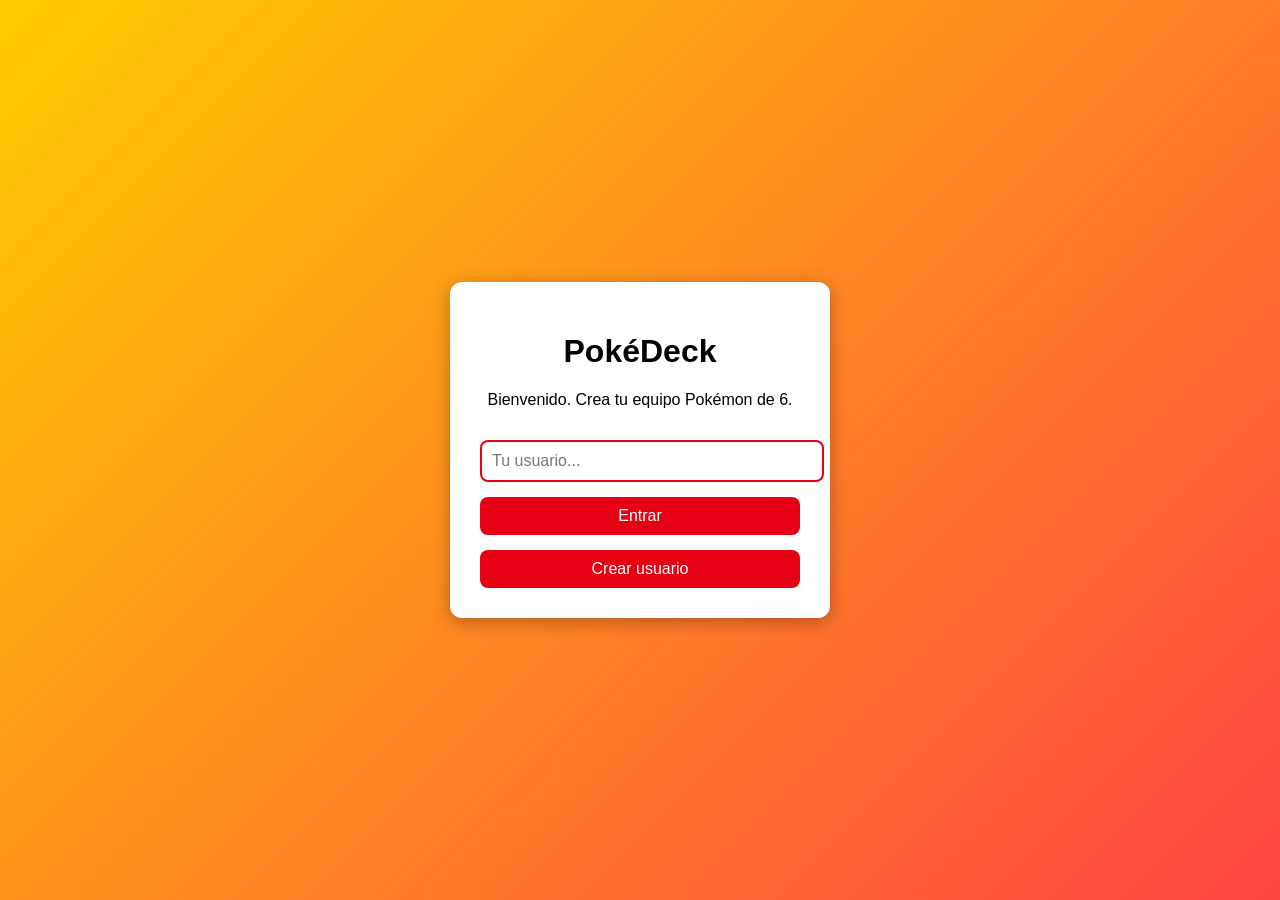
<file: public/index.html>
<!DOCTYPE html>
<html lang="es">
<head>
    <meta charset="UTF-8">
    <meta name="viewport" content="width=device-width, initial-scale=1.0">
    <title>PokéDeck - Inicio</title>

    <!-- Enlace al CSS -->
    <link rel="stylesheet" href="css/styles.css">
</head>
<body>

    <div class="container">
        <h1>PokéDeck</h1>
        <p>Bienvenido. Crea tu equipo Pokémon de 6.</p>

        <input type="text" id="username" placeholder="Tu usuario...">

        <div class="botones">
            <button onclick="entrar()">Entrar</button>
            <button onclick="crearUsuario()">Crear usuario</button>
        </div>
    </div>

    <script>
        function entrar() {
            const usuario = document.getElementById("username").value.trim();

            if (usuario === "") {
                alert("Escribe un usuario para continuar");
                return;
            }

            // Redirige a decks.html
            window.location.href = "decks.html";
        }

        function crearUsuario() {
            // Redirige a users.html
            window.location.href = "users.html";

              }
    </script>

</body>
</html>
</file>
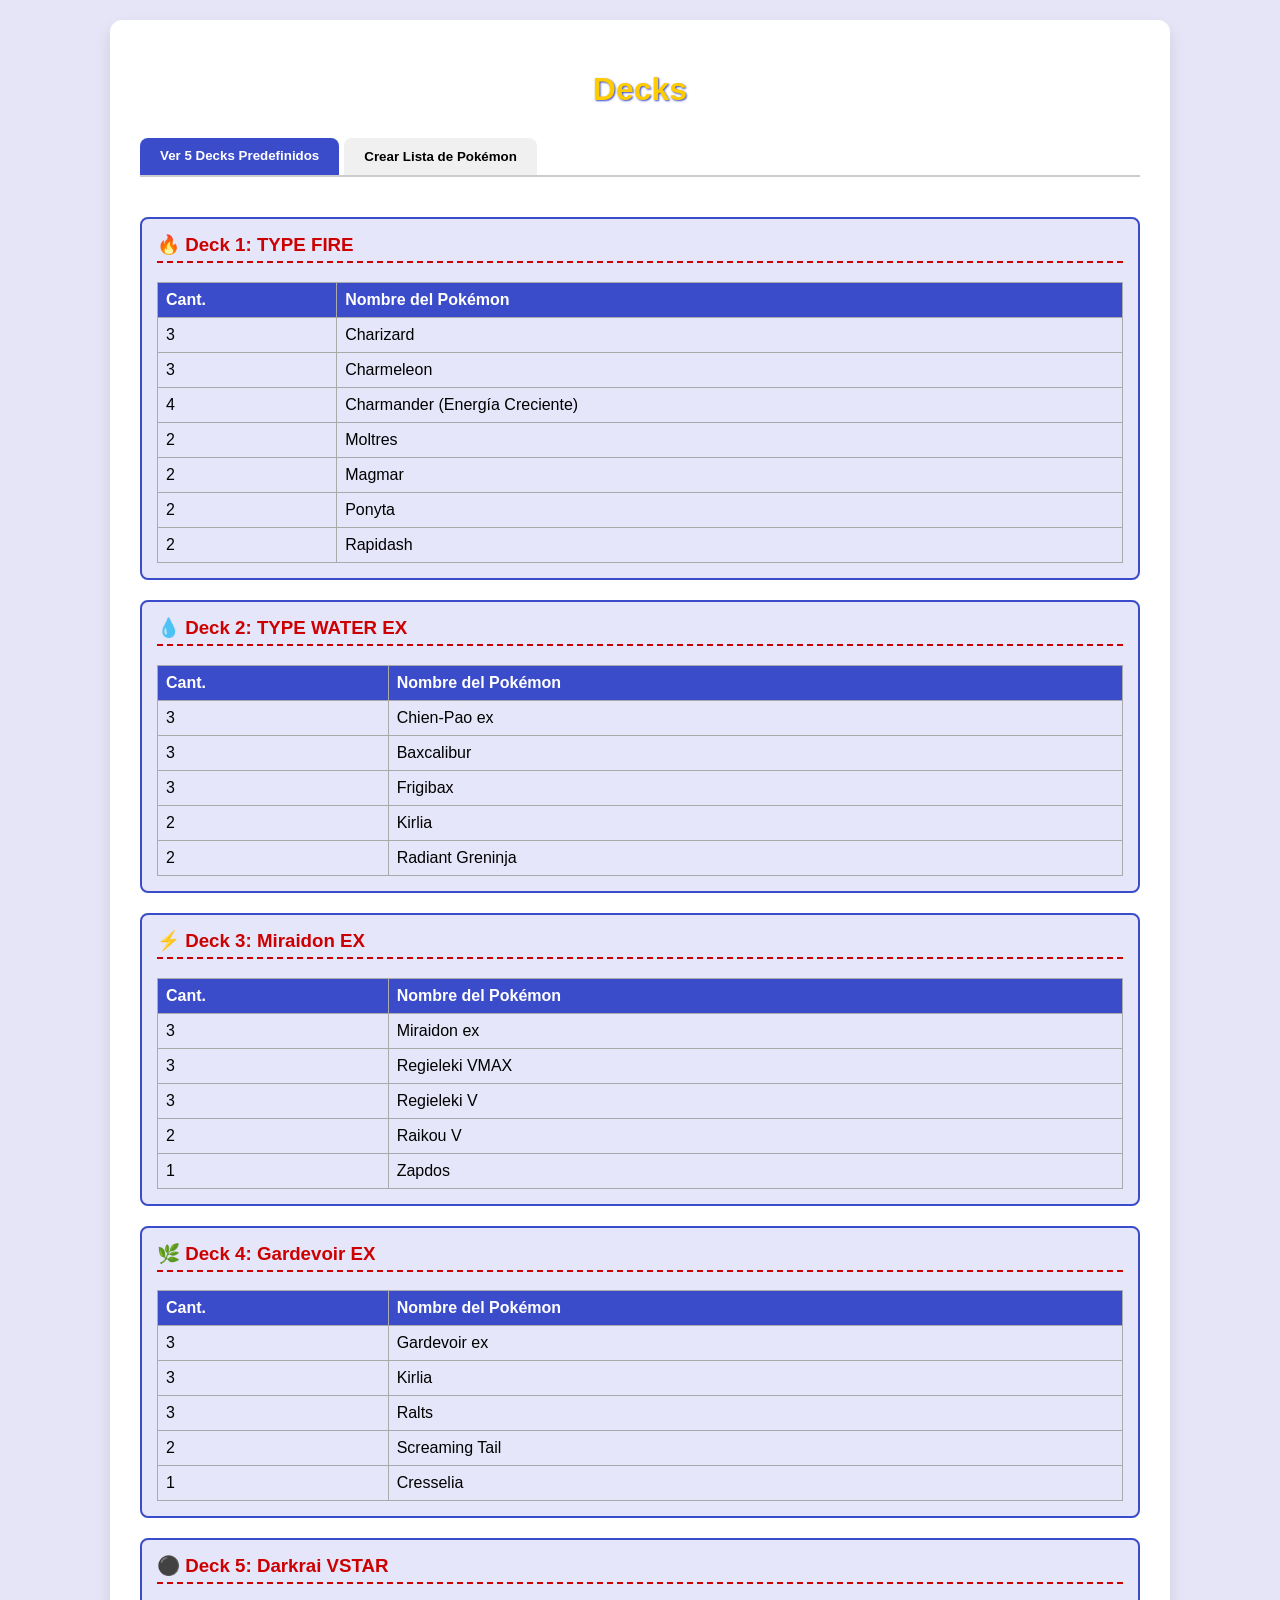
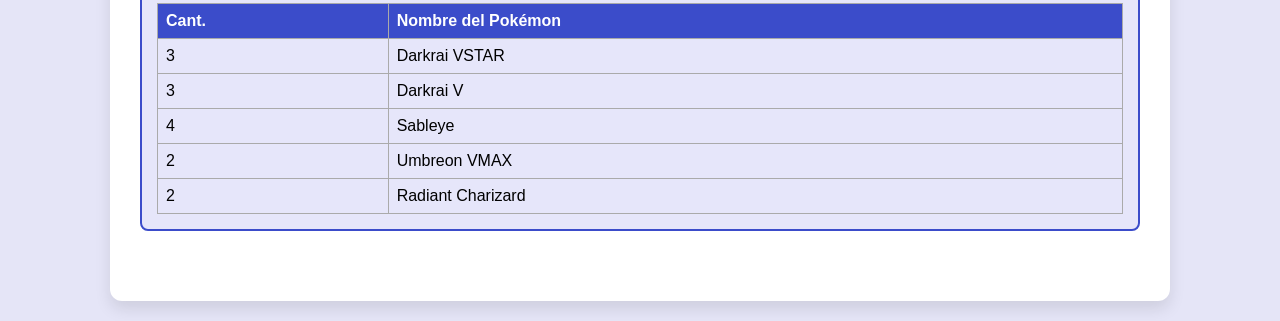
<file: public/deck-detail.html>
<!DOCTYPE html>
<html lang="es">
<head>
    <meta charset="UTF-8">
    <meta name="viewport" content="width=device-width, initial-scale=1.0">
    <title>Gestor de Decks de Pokémon (Solo Pokémon)</title>
    <style>
        /* ================================================= */
        /* CSS: Estilos */
        /* ================================================= */
        body {
            font-family: 'Segoe UI', Tahoma, Geneva, Verdana, sans-serif;
            margin: 0;
            padding: 20px;
            background-color: #e5e5f7; /* Fondo ligero */
        }
        .container {
            max-width: 1000px;
            margin: auto;
            background: white;
            padding: 30px;
            border-radius: 12px;
            box-shadow: 0 8px 16px rgba(0, 0, 0, 0.1);
        }
        h1 {
            color: #ffcc00; /* Amarillo Pikachu */
            text-align: center;
            margin-bottom: 30px;
            text-shadow: 1px 1px 2px #3b4cca;
        }

        /* --- Pestañas de Navegación --- */
        .tabs {
            display: flex;
            margin-bottom: 20px;
            border-bottom: 2px solid #ccc;
        }
        .tab-button {
            padding: 10px 20px;
            cursor: pointer;
            border: none;
            background: #f0f0f0;
            border-top-left-radius: 8px;
            border-top-right-radius: 8px;
            margin-right: 5px;
            font-weight: bold;
            transition: background 0.3s;
        }
        .tab-button.active {
            background-color: #3b4cca;
            color: white;
            border-bottom: 2px solid #3b4cca;
        }
        .tab-content {
            display: none;
            padding: 20px 0;
        }
        .tab-content.active {
            display: block;
        }

        /* --- Estilos de las Tablas de Decks --- */
        .deck-card {
            border: 2px solid #3b4cca;
            padding: 15px;
            margin-bottom: 20px;
            border-radius: 8px;
            background-color: #e6e6fa; /* Lila muy suave */
        }
        .deck-card h3 {
            color: #cc0000;
            border-bottom: 2px dashed #cc0000;
            padding-bottom: 5px;
            margin-top: 0;
        }
        table {
            width: 100%;
            border-collapse: collapse;
            margin-top: 10px;
        }
        th, td {
            border: 1px solid #aaa;
            padding: 8px;
            text-align: left;
        }
        th {
            background-color: #3b4cca;
            color: white;
        }

        /* --- Estilos de la Sección Crear Deck --- */
        #create-deck-form {
            display: flex;
            gap: 20px;
        }
        #card-input-section {
            flex: 1;
            padding: 15px;
            border: 1px solid #ccc;
            border-radius: 8px;
            background-color: #fff8e1; /* Amarillo pálido */
        }
        #deck-list-section {
            flex: 1;
            padding: 15px;
            border: 1px solid #ccc;
            border-radius: 8px;
            background-color: #e8f5e9; /* Verde pálido */
        }
        .input-group label {
            display: block;
            margin-bottom: 5px;
            font-weight: bold;
        }
        .input-group input {
            width: 100%;
            padding: 8px;
            margin-bottom: 10px;
            border: 1px solid #ccc;
            border-radius: 4px;
        }
        #add-card-btn {
            background-color: #4CAF50; /* Verde */
            color: white;
            padding: 10px 15px;
            border: none;
            border-radius: 4px;
            cursor: pointer;
            font-size: 16px;
            transition: background 0.3s;
        }
        #add-card-btn:hover {
            background-color: #45a049;
        }
        #deck-output {
            margin-top: 15px;
            border-top: 1px dashed #ccc;
            padding-top: 10px;
        }
        .card-entry {
            display: flex;
            justify-content: space-between;
            align-items: center;
            padding: 5px 0;
            border-bottom: 1px dotted #aaa;
        }
        .card-entry button {
            background: #ff4d4d;
            color: white;
            border: none;
            padding: 3px 8px;
            border-radius: 3px;
            cursor: pointer;
            font-weight: bold;
        }
    </style>
</head>
<body>

    <div class="container">
        <h1>Decks </h1>
        
        <div class="tabs">
            <button class="tab-button active" onclick="openTab('view-decks')">Ver 5 Decks Predefinidos</button>
            <button class="tab-button" onclick="openTab('create-deck')">Crear Lista de Pokémon</button>
        </div>

        <div id="view-decks" class="tab-content active">

            <div class="deck-card">
                <h3>🔥 Deck 1: TYPE FIRE</h3>
                <table>
                    <thead>
                        <tr><th>Cant.</th><th>Nombre del Pokémon</th></tr>
                    </thead>
                    <tbody>
                        <tr><td>3</td><td>Charizard</td></tr>
                        <tr><td>3</td><td>Charmeleon</td></tr>
                        <tr><td>4</td><td>Charmander (Energía Creciente)</td></tr>
                        <tr><td>2</td><td>Moltres</td></tr>
                        <tr><td>2</td><td>Magmar</td></tr>
                        <tr><td>2</td><td>Ponyta</td></tr>
                        <tr><td>2</td><td>Rapidash</td></tr>
                    </tbody>
                </table>
            </div>

            <div class="deck-card">
                <h3>💧 Deck 2: TYPE WATER EX</h3>
                <table>
                    <thead>
                        <tr><th>Cant.</th><th>Nombre del Pokémon</th></tr>
                    </thead>
                    <tbody>
                        <tr><td>3</td><td>Chien-Pao ex</td></tr>
                        <tr><td>3</td><td>Baxcalibur</td></tr>
                        <tr><td>3</td><td>Frigibax</td></tr>
                        <tr><td>2</td><td>Kirlia</td></tr>
                        <tr><td>2</td><td>Radiant Greninja</td></tr>
                    </tbody>
                </table>
            </div>

            <div class="deck-card">
                <h3>⚡ Deck 3: Miraidon EX</h3>
                <table>
                    <thead>
                        <tr><th>Cant.</th><th>Nombre del Pokémon</th></tr>
                    </thead>
                    <tbody>
                        <tr><td>3</td><td>Miraidon ex</td></tr>
                        <tr><td>3</td><td>Regieleki VMAX</td></tr>
                        <tr><td>3</td><td>Regieleki V</td></tr>
                        <tr><td>2</td><td>Raikou V</td></tr>
                        <tr><td>1</td><td>Zapdos</td></tr>
                    </tbody>
                </table>
            </div>
            
            <div class="deck-card">
                <h3>🌿 Deck 4: Gardevoir EX</h3>
                <table>
                    <thead>
                        <tr><th>Cant.</th><th>Nombre del Pokémon</th></tr>
                    </thead>
                    <tbody>
                        <tr><td>3</td><td>Gardevoir ex</td></tr>
                        <tr><td>3</td><td>Kirlia</td></tr>
                        <tr><td>3</td><td>Ralts</td></tr>
                        <tr><td>2</td><td>Screaming Tail</td></tr>
                        <tr><td>1</td><td>Cresselia</td></tr>
                    </tbody>
                </table>
            </div>

            <div class="deck-card">
                <h3>⚫ Deck 5: Darkrai VSTAR</h3>
                <table>
                    <thead>
                        <tr><th>Cant.</th><th>Nombre del Pokémon</th></tr>
                    </thead>
                    <tbody>
                        <tr><td>3</td><td>Darkrai VSTAR</td></tr>
                        <tr><td>3</td><td>Darkrai V</td></tr>
                        <tr><td>4</td><td>Sableye</td></tr>
                        <tr><td>2</td><td>Umbreon VMAX</td></tr>
                        <tr><td>2</td><td>Radiant Charizard</td></tr>
                    </tbody>
                </table>
            </div>

        </div>

        <div id="create-deck" class="tab-content">
            <h2>✏️ Lista de Pokémon para tu Deck (Máx. 60)</h2>
            
            <div id="create-deck-form">
                
                <div id="card-input-section">
                    <h3>Añadir Pokémon</h3>
                    <div class="input-group">
                        <label for="card-qty">Cantidad:</label>
                        <input type="number" id="card-qty" value="1" min="1" max="4" required>
                    </div>
                    <div class="input-group">
                        <label for="card-name">Nombre del Pokémon:</label>
                        <input type="text" id="card-name" placeholder="Ej: Pidgey, Arceus VSTAR" required>
                    </div>
                    <button id="add-card-btn" onclick="addCard()">➕ Añadir Pokémon a la Lista</button>
                    <p style="margin-top: 15px; font-size: 0.9em;">**Nota:** Una carta Pokémon puede tener un máximo de 4 copias en un deck.</p>
                </div>
                
                <div id="deck-list-section">
                    <h3>Mi Lista de Pokémon Actual</h3>
                    <p>Total de Cartas: <strong id="total-cards">0</strong> / 60</p>
                    <div id="deck-output">
                        </div>
                    
                </div>
            </div>

        </div>
    </div>

    <script>
        // ----------------------------------------------------
        // 1. Lógica de Pestañas (Tabs)
        // ----------------------------------------------------
        function openTab(tabId) {
            // Oculta todos los contenidos de las pestañas
            const contents = document.querySelectorAll('.tab-content');
            contents.forEach(content => {
                content.classList.remove('active');
            });

            // Desactiva todos los botones
            const buttons = document.querySelectorAll('.tab-button');
            buttons.forEach(button => {
                button.classList.remove('active');
            });

            // Muestra el contenido de la pestaña seleccionada
            document.getElementById(tabId).classList.add('active');
            
            // Activa el botón de la pestaña seleccionada
            document.querySelector(`.tab-button[onclick="openTab('${tabId}')"]`).classList.add('active');
        }

        // ----------------------------------------------------
        // 2. Lógica para Crear el Deck
        // ----------------------------------------------------
        let deckList = [];
        let totalCards = 0;

        function updateTotals() {
            totalCards = deckList.reduce((sum, card) => sum + card.qty, 0);
            document.getElementById('total-cards').textContent = totalCards;
        }

        function renderDeck() {
            const output = document.getElementById('deck-output');
            output.innerHTML = ''; // Limpiar la lista actual
            
            // Ordenar por nombre de carta para mejor visualización
            const sortedDeck = [...deckList].sort((a, b) => a.name.localeCompare(b.name));

            sortedDeck.forEach((card, index) => {
                const entry = document.createElement('div');
                entry.classList.add('card-entry');
                // Usamos card.name y card.qty (ya que card.type es siempre Pokémon)
                entry.innerHTML = `
                    <span>
                        <strong style="color: #3b4cca;">(${card.qty})</strong> ${card.name}
                    </span>
                    <button onclick="removeCard(${index})">Eliminar</button>
                `;
                output.appendChild(entry);
            });

            updateTotals();
        }

        function addCard() {
            const qty = parseInt(document.getElementById('card-qty').value);
            const name = document.getElementById('card-name').value.trim();
            
            // **IMPORTANTE**: Tipo se fija a "Pokémon" según la solicitud del usuario
            const type = "Pokémon"; 

            if (name === "" || qty <= 0 || isNaN(qty)) {
                alert("Por favor, ingresa un nombre de Pokémon y una cantidad válida (1-4).");
                return;
            }
            
            // Regla TCG: Máximo 4 copias de la misma carta (excepto energías básicas, pero aquí solo es Pokémon)
            if (qty > 4) {
                 alert("Solo puedes añadir un máximo de 4 copias del mismo Pokémon a la vez.");
                 return;
            }

            if (totalCards + qty > 60) {
                alert("¡El total de cartas no puede exceder las 60!");
                return;
            }

            // Buscar si el Pokémon ya existe
            const existingIndex = deckList.findIndex(card => card.name.toLowerCase() === name.toLowerCase());

            if (existingIndex !== -1) {
                // Verificar si al sumar la cantidad se excede el límite de 4
                if (deckList[existingIndex].qty + qty > 4) {
                    alert(`El Pokémon ${name} ya tiene ${deckList[existingIndex].qty} copias. Solo puedes tener 4 en total.`);
                    return;
                }
                // Actualizar cantidad si ya existe
                deckList[existingIndex].qty += qty;
            } else {
                // Agregar nuevo Pokémon
                deckList.push({ qty, name, type });
            }

            // Limpiar campos de entrada
            document.getElementById('card-name').value = '';
            document.getElementById('card-qty').value = '1';

            renderDeck();
        }

        function removeCard(index) {
            deckList.splice(index, 1); // Eliminar el Pokémon del array
            renderDeck();
        }

        // Se ejecuta al cargar la página
        document.addEventListener('DOMContentLoaded', () => {
            renderDeck();
        });
    </script>

</body>
</html>
</file>
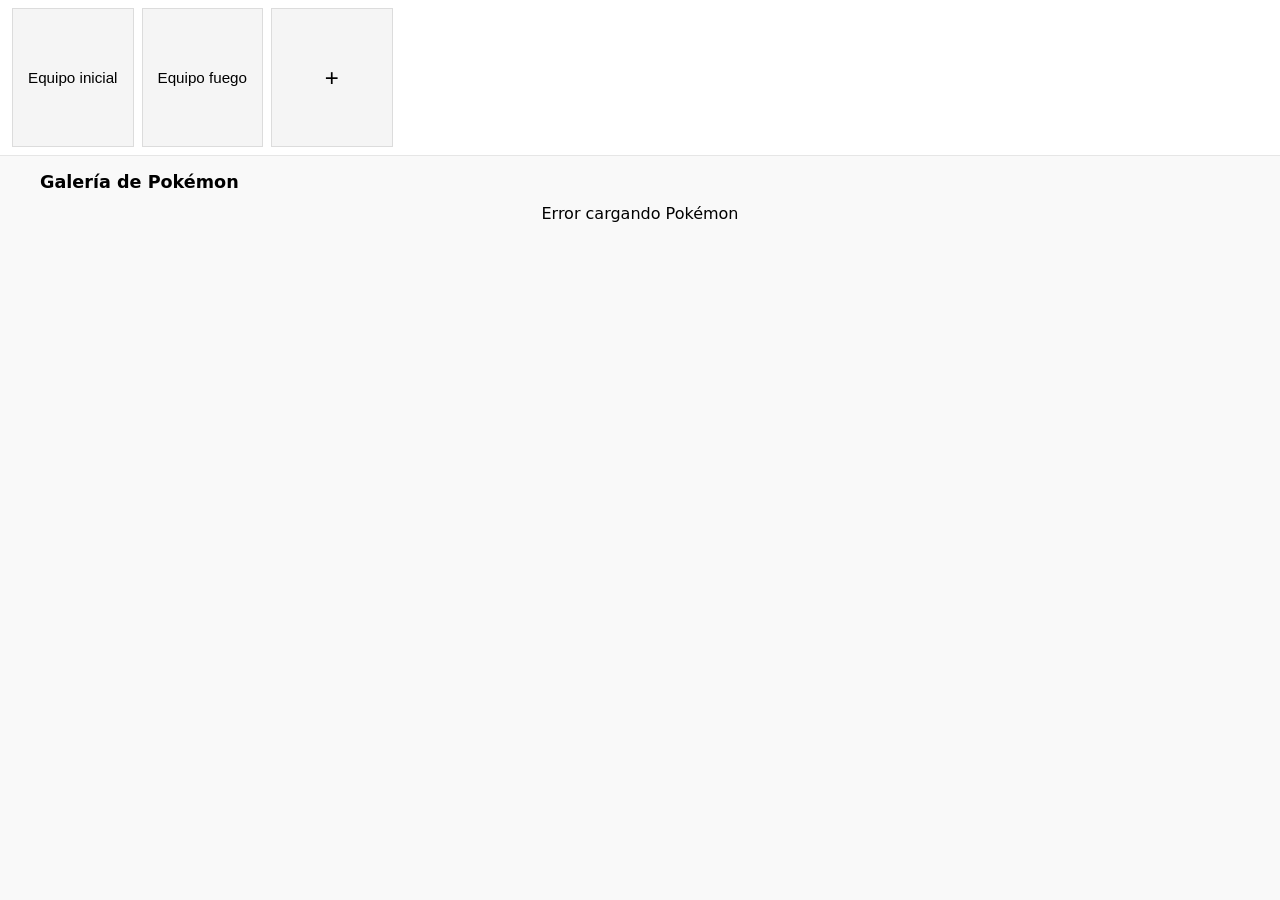
<file: public/decks.html>
<!DOCTYPE html>
<html lang="es">
<head>
    <meta charset="UTF-8">
    <meta name="viewport" content="width=device-width, initial-scale=1.0">
    <title>Header con Botones Desplazables</title>
    <link rel="stylesheet" href="decks_styles.css">
    <!-- La hoja de estilos externa decks_styles.css ya contiene
         display: flex para .button-container, por lo que el
         style tag de aquí se puede omitir. -->
</head>
<body>

    <header class="scrollable-header">
        <div id="header-buttons" class="button-container">
            <!-- Los botones del header se generan por JS -->
        </div>
    </header>

    <main>
        <section class="grid-container">
          <h2>Galería de Pokémon</h2>
          <div id="grid-buttons" class="grid-buttons">
            <!-- Los botones de la cuadrícula se generan por JS -->
          </div>
        </section>
    </main>

    <script>
      // Configuración: cambia estos valores si quieres más/menos botones
      const HEADER_COUNT = 8;   // botones en el header
      const GRID_COUNT = 60;    // botones en la cuadricula

      // Mazos de ejemplo (del mock)
      const MOCK_DECKS = [
        {
          id: 1,
          nombre: "Equipo inicial",
          userId: 1,
          pokémonIds: [1, 4, 7, 25],
          estadísticas: {
            totalAtaque: 49 + 52 + 48 + 55,
            totalHp: 45 + 39 + 44 + 35
          }
        },
        {
          id: 2,
          nombre: "Equipo fuego",
          userId: 1,
          pokémonIds: [4, 4, 4, 25],
          estadísticas: {
            totalAtaque: 52 * 3 + 55,
            totalHp: 39 * 3 + 35
          }
        }
      ];

      // Pokémon de ejemplo
      const MOCK_POKEMON = [
        {
          id: 1,
          nombre: "bulbasaur",
          tipos: ["planta", "veneno"],
          sprite: "https://raw.githubusercontent.com/PokeAPI/sprites/master/sprites/pokemon/1.png",
          estadísticas: { hp: 45, ataque: 49, defensa: 49, velocidad: 45 }
        },
        {
          id: 4,
          nombre: "charmander",
          tipos: ["fuego"],
          sprite: "https://raw.githubusercontent.com/PokeAPI/sprites/master/sprites/pokemon/4.png",
          estadísticas: { hp: 39, ataque: 52, defensa: 43, velocidad: 65 }
        },
        {
          id: 7,
          nombre: "squirtle",
          tipos: ["agua"],
          sprite: "https://raw.githubusercontent.com/PokeAPI/sprites/master/sprites/pokemon/7.png",
          estadísticas: { hp: 44, ataque: 48, defensa: 65, velocidad: 43 }
        },
        {
          id: 25,
          nombre: "pikachu",
          tipos: ["eléctrico"],
          sprite: "https://raw.githubusercontent.com/PokeAPI/sprites/master/sprites/pokemon/25.png",
          estadísticas: { hp: 35, ataque: 55, defensa: 40, velocidad: 90 }
        }
      ];

      // Generar botones del header con los nombres de los mazos
      const headerContainer = document.getElementById('header-buttons');
      MOCK_DECKS.forEach((deck) => {
        const btn = document.createElement('button');
        btn.className = 'nav-button';
        btn.innerHTML = `<span style="display: flex; flex-direction: column; align-items: center; gap: 4px;"><span>${deck.nombre}</span></span>`;
        headerContainer.appendChild(btn);
      });

      // Medir el primer botón para que el botón "+" tenga las mismas dimensiones
      const firstButton = headerContainer.querySelector('.nav-button');
      let buttonWidth = 'auto';
      let buttonHeight = 'auto';
      if (firstButton) {
        const styles = window.getComputedStyle(firstButton);
        buttonWidth = styles.width;
        buttonHeight = styles.height;
      }

      // Crear y agregar el botón "+" al final
      const addButton = document.createElement('button');
      addButton.className = 'nav-button';
      addButton.innerHTML = `<span style="display: flex; flex-direction: column; align-items: center; justify-content: center; gap: 4px; font-size: 1.5rem;">+</span>`;
      Object.assign(addButton.style, {
        width: buttonWidth,
        height: buttonHeight,
        display: 'flex',
        alignItems: 'center',
        justifyContent: 'center'
      });
      headerContainer.appendChild(addButton);

      // Generar botones de la cuadricula con Pokémon de ejemplo
      const gridContainer = document.getElementById('grid-buttons');

      // Helper para crear un "grid item" con botón (solo imagen) y etiqueta debajo
      function createGridItem({ imgSrc, name, id }) {
        const item = document.createElement('div');
        item.className = 'grid-item';
        item.style.display = 'flex';
        item.style.flexDirection = 'column';
        item.style.alignItems = 'center';
        item.style.gap = '6px';

        const btn = document.createElement('button');
        btn.className = 'grid-button';
        btn.style.display = 'flex';
        btn.style.alignItems = 'center';
        btn.style.justifyContent = 'center';
        btn.style.padding = '0';
        btn.style.width = '100%';
        btn.style.height = 'auto';

        const img = document.createElement('img');
        img.src = imgSrc || '';
        img.alt = name || '';
        img.style.width = '60%';
        img.style.height = 'auto';
        img.style.imageRendering = 'pixelated';
        btn.appendChild(img);

        const label = document.createElement('div');
        label.className = 'grid-label';
        label.textContent = name ? String(name).toLowerCase() : '';
        label.style.fontSize = '0.9rem';
        label.style.textTransform = 'capitalize';

        item.appendChild(btn);
        item.appendChild(label);

        return item;
      }

      // Poblamos con MOCK_POKEMON primero
      MOCK_POKEMON.forEach((pokemon) => {
        const item = createGridItem({ imgSrc: pokemon.sprite, name: pokemon.nombre, id: pokemon.id });
        gridContainer.appendChild(item);
      });

      // --- Nuevo: cargar Pokémon desde la API y mostrar igual (imagen en botón + nombre abajo) ---
      async function loadGridFromApi(limit = 24) {
        const API_BASE = "https://pokeapi.co/api/v2";
        const grid = document.getElementById("grid-buttons");
        grid.innerHTML = "Cargando Pokémon...";

        try {
          const resList = await fetch(`${API_BASE}/pokemon?limit=${limit}`);
          const dataList = await resList.json();

          // traer detalles en paralelo
          const details = await Promise.all(
            dataList.results.map(r => fetch(r.url).then(res => res.json()))
          );

          grid.innerHTML = "";
          details.forEach(data => {
            const img = (data.sprites && (data.sprites.other?.["official-artwork"]?.front_default || data.sprites.front_default)) || "";
            const item = createGridItem({ imgSrc: img, name: data.name, id: data.id });
            grid.appendChild(item);
          });
        } catch (err) {
          grid.innerHTML = "Error cargando Pokémon";
          console.error(err);
        }
      }

      // Ejecutar carga al iniciar (comentario: si quieres mantener MOCK_POKEMON, comenta la siguiente línea)
      loadGridFromApi(24);
    </script>

</body>
</html>
</file>
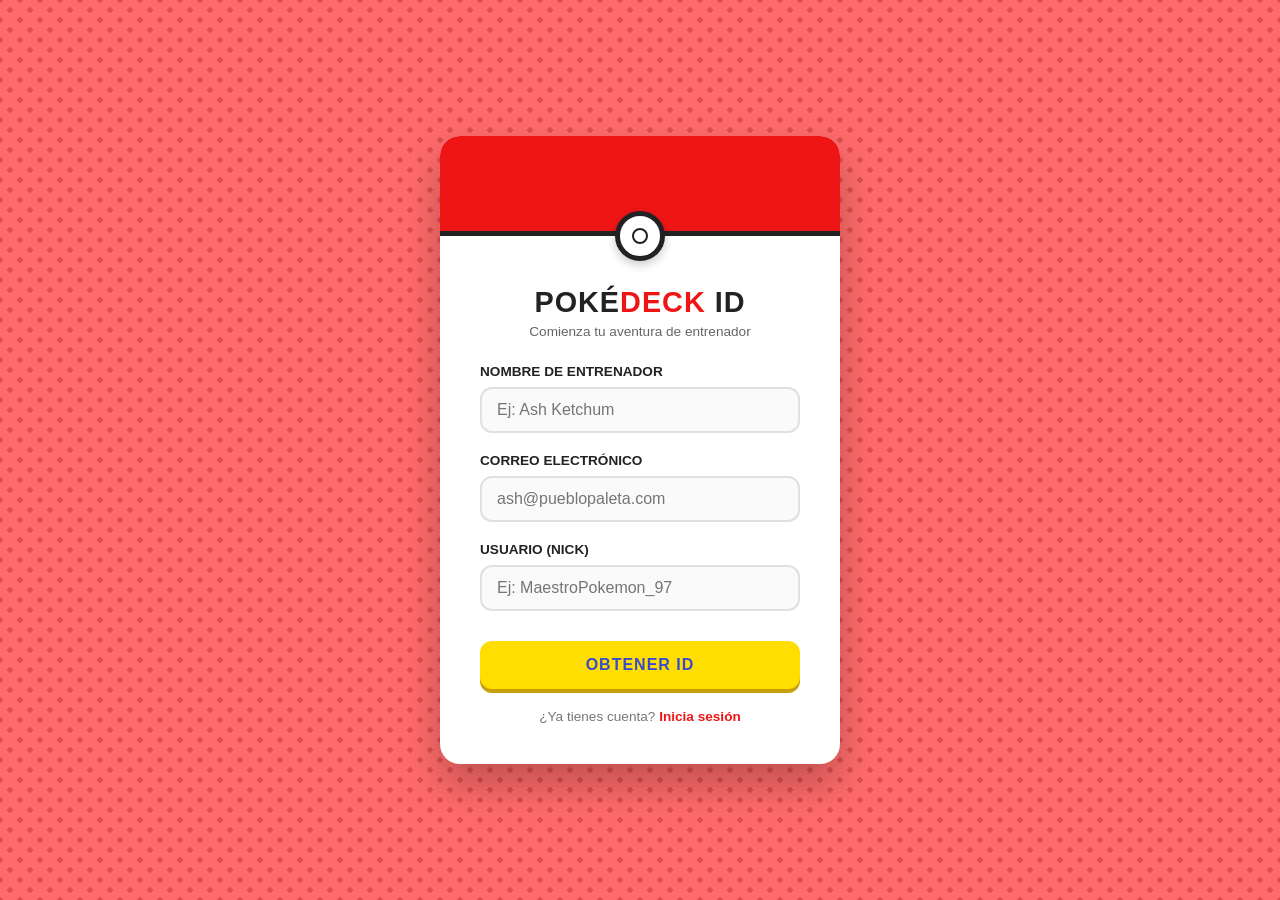
<file: public/users.html>
<!DOCTYPE html>
<html lang="en">
<head>
  <meta charset="UTF-8">
  <meta name="viewport" content="width=device-width, initial-scale=1.0">
  <title>PokéDeck ID - Registro</title>
  <link rel="stylesheet" href="style.css">
</head>
<body>

    <div class="cuadro-formulario">
        
        
        <div class="header-decorativo"></div>
        <div class="boton-centro"></div>

        
        <div class="contenido-form">
            <h1>Poké<span>Deck</span> ID</h1>
            <p class="subtitulo">Comienza tu aventura de entrenador</p>

            <form id="formRegistro">
                <div class="grupo-input">
                    <label for="nombre">Nombre de Entrenador</label>
                    <input type="text" id="nombre" placeholder="Ej: Ash Ketchum" required>
                </div>

                <div class="grupo-input">
                    <label for="correo">Correo Electrónico</label>
                    <input type="email" id="correo" placeholder="ash@pueblopaleta.com" required>
                </div>

                <div class="grupo-input">
                    <label for="usuario">Usuario (Nick)</label>
                    <input type="text" id="usuario" placeholder="Ej: MaestroPokemon_97" required>
                </div>

                <button type="submit">Obtener ID</button>
            </form>

            <div id="mensajeExito">
                ¡Registro completado! <br> Bienvenido, <span id="nombreUsuarioMostrado"></span>.
            </div>

            <div class="login-link">
                ¿Ya tienes cuenta? <a href="index.html">Inicia sesión</a>
            </div>
        </div>
    </div>

    <script>
    const formulario = document.getElementById('formRegistro');
        const mensajeExito = document.getElementById('mensajeExito');
        const spanUsuario = document.getElementById('nombreUsuarioMostrado');
        const loginLink = document.querySelector('.login-link');

        formulario.addEventListener('submit', function(e) {
            e.preventDefault();
            const usuario = document.getElementById('usuario').value;

          
            formulario.style.display = 'none';
            document.querySelector('.subtitulo').style.display = 'none'; 
            if(loginLink) loginLink.style.display = 'none';
            
            document.querySelector('h1').innerText = '¡Felicidades!';
            document.querySelector('h1').style.color = '#ee1515';
            
            spanUsuario.innerText = usuario;
            mensajeExito.style.display = 'block';

            
            setTimeout(function() {
                window.location.href = 'decks.html';
            }, 2000);
        });
    </script>



  


  
</body>
</html>
</file>
<file: public/css/styles.css>
body {
    font-family: Arial, sans-serif;
    background: linear-gradient(135deg, #FFCC00, #FF4444);
    margin: 0;
    padding: 0;
    height: 100vh;
    display: flex;
    justify-content: center;
    align-items: center;
}

.container {
    width: 320px;
    background: white;
    padding: 30px;
    border-radius: 12px;
    text-align: center;
    box-shadow: 0px 4px 18px rgba(0,0,0,0.3);
}

input, button {
    width: 100%;
    padding: 10px;
    margin-top: 15px;
    border-radius: 8px;
    font-size: 1rem;
}

input {
    border: 2px solid #E60013;
}

button {
    background: #E60013;
    border: none;
    color: white;
    cursor: pointer;
}

#pokemon-grid {
  display: grid;
  grid-template-columns: repeat(auto-fill, minmax(150px, 1fr));
  gap: 16px;
  margin-top: 20px;
}

.pokemon-card {
  background: white;
  padding: 12px;
  border-radius: 10px;
  text-align: center;
  box-shadow: 0 2px 5px rgba(0,0,0,0.1);
}
</file>
<file: public/decks_styles.css>
body {
    font-family: system-ui, -apple-system, BlinkMacSystemFont, 'Segoe UI', Roboto, Oxygen, Ubuntu, Cantarell, 'Open Sans', 'Helvetica Neue', sans-serif;
    margin: 0;
    background-color: #f9f9f9;
}

/* Ocultar barras de desplazamiento pero permitir scroll */
html, body {
  -ms-overflow-style: none;
  scrollbar-width: none;
}
html::-webkit-scrollbar,
body::-webkit-scrollbar {
  display: none;
}

.scrollable-header,
.button-container,
.grid-buttons {
  -ms-overflow-style: none;
  scrollbar-width: none;
}
.scrollable-header::-webkit-scrollbar,
.button-container::-webkit-scrollbar,
.grid-buttons::-webkit-scrollbar {
  display: none;
  width: 0;
  height: 0;
}

/* Header scrollable */
.scrollable-header {
  background: #fff;
  border-bottom: 1px solid #e6e6e6;
  padding: 8px 0;
  position: sticky;
  top: 0;
  z-index: 10;
}

/* Contenedor de botones del header */
.button-container {
  display: flex;
  gap: 8px;
  padding: 0 12px;
  overflow-x: auto;
  -webkit-overflow-scrolling: touch;
}

/* Estilo botones del header */
.nav-button {
  flex: 0 0 auto;
  padding: 60px 15px;
  border-radius: 0px;
  border: 1px solid #dcdcdc;
  background: #f5f5f5;
  cursor: pointer;
  white-space: nowrap;
  font-size: 0.95rem;
  transition: transform .08s ease, box-shadow .08s ease;
}
.nav-button:hover {
  transform: translateY(-3px);
  box-shadow: 0 6px 8px rgba(0,0,0,0.06);
}

/* Contenedor principal de la cuadricula */
.grid-container {
  padding: 1rem;
  max-width: 1200px;
  margin: 0 auto;
}

.grid-container h2 {
  margin: 0 0 12px 0;
  font-size: 1.1rem;
}

:root {
  /* Forma de carta de póker: altura el doble que anchura */
  --btn-width: 100px;
  --btn-height: 200px; /* altura = anchura × 2 */
  --btn-font-size: calc(0.9rem + (1.4 - 0.9) * ((100vw - 320px) / (1920 - 320)));
  --img-size: calc(50px + (110 - 50) * ((100vw - 320px) / (1920 - 320)));
}

/* Flexbox en lugar de grid: se acomoda pero sin estructura rígida */
.grid-buttons {
  display: flex;
  flex-wrap: wrap;
  gap: 12px;
  align-items: flex-start;
  justify-content: center;
  transition: all 0.3s ease;
}

/* Asegura que cada item tenga tamaño fijo */
.grid-item {
  width: var(--btn-width);
  height: var(--btn-height);
  display: flex;
  flex-direction: column;
  align-items: center;
  gap: 8px;
  flex-shrink: 0;
}

/* Botón como carta de póker: forma vertical alargada */
.grid-button {
  padding: 20px 12px;
  width: 100%;
  height: 100%;
  border-radius: 14px;
  border: none;
  background: linear-gradient(180deg, rgba(30,144,255,0.12), rgba(30,144,255,0.06));
  cursor: pointer;
  display: flex;
  flex-direction: column;
  align-items: center;
  justify-content: center;
  box-shadow: 0 8px 20px rgba(8,20,40,0.06);
  transition: transform .12s ease, box-shadow .12s ease;
  overflow: hidden;
}

/* Imagen centrada */
.grid-button img {
  width: var(--img-size) !important;
  height: var(--img-size) !important;
  object-fit: contain;
  image-rendering: pixelated;
  background: transparent;
  padding: 0;
  border-radius: 8px;
  transition: transform .12s ease;
}

/* Hover suave */
.grid-button:hover {
  transform: translateY(-8px);
  box-shadow: 0 14px 40px rgba(8,20,40,0.10);
}
.grid-button:hover img {
  transform: scale(1.04);
}

/* Etiqueta debajo */
.grid-label {
  margin-top: 6px;
  font-size: 0.95rem;
  text-transform: capitalize;
  color: #111;
  text-align: center;
}
</file>
<file: public/style.css>
* {
            box-sizing: border-box;
            margin: 0;
            padding: 0;
        }
    * {
                box-sizing: border-box;
                margin: 0;
                padding: 0;
            }

            @keyframes moverFondo {
                0% {
                    background-position: 0 0, 10px 10px;
                }
                100% {
                    background-position: 20px 20px, 30px 30px;
                }
            }
        body {
            font-family: 'Poppins', sans-serif;
            background-color: #ff6b6b;
            background-image: radial-gradient(#e04f4f 20%, transparent 20%),
                              radial-gradient(#e04f4f 20%, transparent 20%);
            background-size: 20px 20px;
            background-position: 0 0, 10px 10px;
            
            animation: moverFondo 2s linear infinite;
            
            min-height: 100vh;
            display: flex;
            justify-content: center;
            align-items: center;
            padding: 20px;
        }

    *

        .cuadro-formulario {
            background-color: #ffffff;
            width: 100%;
            max-width: 400px;
            
            /* Estructura */
            border-radius: 20px;
            box-shadow: 0 20px 40px rgba(0,0,0,0.25);
            position: relative;
            overflow: hidden; 
            text-align: center;
        }

        .header-decorativo {
            background-color: #ee1515; 
            height: 100px;
            width: 100%;
            border-bottom: 5px solid #222224; 
        }

        .boton-centro {
            position: absolute;
            top: 75px; 
            left: 50%;
            transform: translateX(-50%);
            width: 50px;
            height: 50px;
            background-color: white;
            border: 5px solid #222224;
            border-radius: 50%;
            z-index: 10;
            box-shadow: 0 4px 10px rgba(0,0,0,0.2);
        }
        
        .boton-centro::after {
            content: '';
            position: absolute;
            top: 50%;
            left: 50%;
            transform: translate(-50%, -50%);
            width: 12px;
            height: 12px;
            border: 2px solid #222224;
            border-radius: 50%;
        }

        .contenido-form {
            padding: 50px 40px 40px 40px; 
        }

        h1 {
            color: #222224;
            margin-bottom: 5px;
            font-size: 1.8rem;
            text-transform: uppercase;
            font-weight: 800;
            letter-spacing: 1px;
        }

        h1 span {
            color: #ee1515; 
        }

        p.subtitulo {
            color: #666;
            font-size: 0.85rem;
            margin-bottom: 25px;
        }

        
        .grupo-input {
            margin-bottom: 20px;
            text-align: left;
        }

        label {
            display: block;
            margin-bottom: 8px;
            font-weight: 600;
            color: #222224;
            font-size: 0.85rem;
            text-transform: uppercase;
        }

        input {
            width: 100%;
            padding: 12px 15px;
            border: 2px solid #e0e0e0;
            border-radius: 12px;
            font-family: 'Poppins', sans-serif;
            font-size: 1rem;
            outline: none;
            transition: 0.3s;
            background-color: #fafafa;
        }

        input:focus {
            border-color: #ee1515;
            background-color: #fff;
        }

        
        button {
            width: 100%;
            padding: 15px;
            background-color: #ffde00; 
            color: #3b4cca;
            border: none;
            border-radius: 12px;
            font-size: 1rem;
            font-weight: 800;
            text-transform: uppercase;
            letter-spacing: 1px;
            cursor: pointer;
            margin-top: 10px;
            box-shadow: 0 4px 0 #c7a008;
            transition: transform 0.1s;
        }

        button:hover {
            background-color: #ffe64d;
            transform: translateY(-2px);
        }

        button:active {
            transform: translateY(2px);
            box-shadow: none;
        }
        
        
        .login-link {
            margin-top: 20px;
            font-size: 0.85rem;
            color: #777;
        }

        .login-link a {
            color: #ee1515;
            font-weight: bold;
            text-decoration: none;
        }
        
        #mensajeExito {
            display: none;
            margin-top: 20px;
            padding: 15px;
            background-color: #e8f5e9;
            color: #2e7d32;
            border-radius: 10px;
            font-weight: bold;
            border: 1px solid #c8e6c9;
        }
</file>
